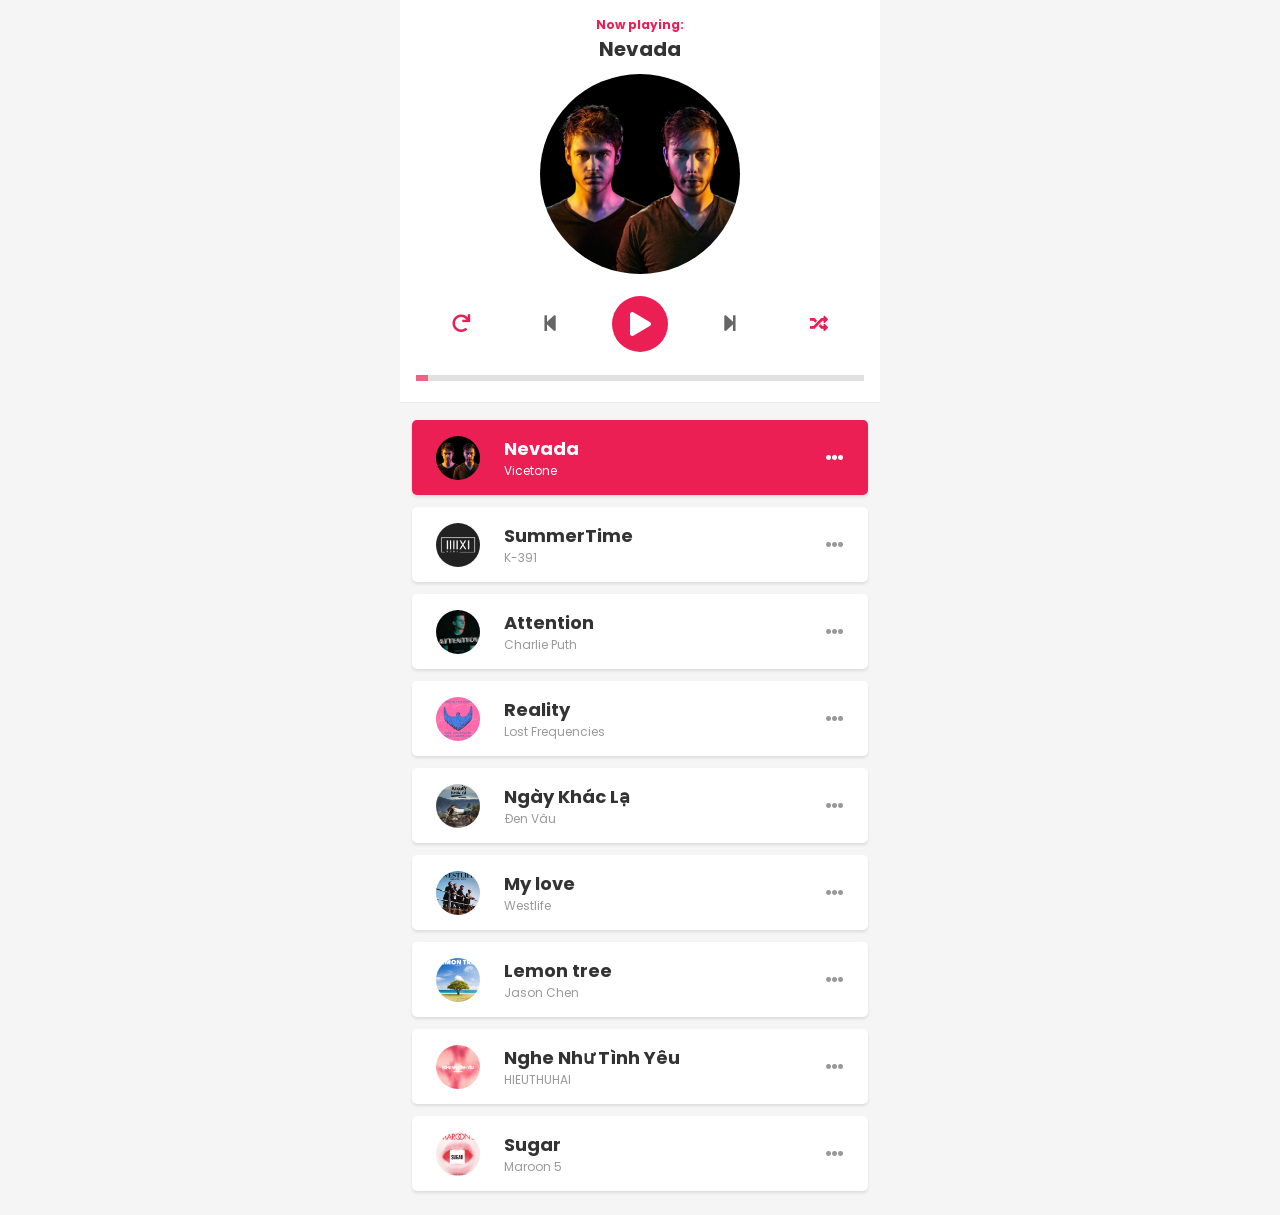
<file: Music Player/index.html>
<!DOCTYPE html>
<html lang="en">
  <head>
    <meta charset="UTF-8" />
    <meta http-equiv="X-UA-Compatible" content="IE=edge" />
    <meta name="viewport" content="width=device-width, initial-scale=1.0" />
    <title>Music player</title>
    <link rel="stylesheet" href="./assets/css/style.css" />
    <link
      rel="stylesheet"
      href="https://cdnjs.cloudflare.com/ajax/libs/font-awesome/5.15.2/css/all.min.css"
      integrity="sha512-HK5fgLBL+xu6dm/Ii3z4xhlSUyZgTT9tuc/hSrtw6uzJOvgRr2a9jyxxT1ely+B+xFAmJKVSTbpM/CuL7qxO8w=="
      crossorigin="anonymous"
    />
    <link rel="preconnect" href="https://fonts.gstatic.com" />
    <link
      href="https://fonts.googleapis.com/css2?family=Poppins:wght@300;400;600&display=swap"
      rel="stylesheet"
    />
    <link rel="icon" href="data:;base64,=" />
  </head>
  <body>
    <div class="player">
      <!-- Dashboard -->
      <div class="dashboard">
        <!-- Header -->
        <header>
          <h4>Now playing:</h4>
          <h2>String 57th & 9th</h2>
        </header>

        <!-- CD -->
        <div class="cd">
          <div
            class="cd-thumb"
            style="
              background-image: url('https://i.ytimg.com/vi/jTLhQf5KJSc/maxresdefault.jpg');
            "
          ></div>
        </div>

        <!-- Control -->
        <div class="control">
          <div class="btn btn-repeat">
            <i class="fas fa-redo"></i>
          </div>
          <div class="btn btn-prev">
            <i class="fas fa-step-backward"></i>
          </div>
          <div class="btn btn-toggle-play">
            <i class="fas fa-pause icon-pause"></i>
            <i class="fas fa-play icon-play"></i>
          </div>
          <div class="btn btn-next">
            <i class="fas fa-step-forward"></i>
          </div>
          <div class="btn btn-random">
            <i class="fas fa-random"></i>
          </div>
        </div>

        <input
          id="progress"
          class="progress"
          type="range"
          value="0"
          step="1"
          min="0"
          max="100"
        />

        <audio id="audio" src=""></audio>
      </div>

      <!-- Playlist -->
      <div class="playlist"></div>
    </div>

    <!-- Design from: https://static.collectui.com/shots/3671744/musicloud-revolutionary-app-for-music-streaming-large -->
    <script src="./main.js"></script>
  </body>
</html>
</file>
<file: Music Player/assets/css/style.css>
:root {
  --primary-color: #ec1f55;
  --text-color: #333;
}

* {
  padding: 0;
  margin: 0;
  box-sizing: inherit;
}

body {
  background-color: #f5f5f5;
}

html {
  box-sizing: border-box;
  font-family: 'Poppins', sans-serif;
}

.player {
  position: relative;
  max-width: 480px;
  margin: 0 auto;
}

.player .icon-pause {
  display: none;
}

.player.playing .icon-pause {
  display: inline-block;
}

.player.playing .icon-play {
  display: none;
}

.dashboard {
  padding: 16px 16px 14px;
  background-color: #fff;
  position: fixed;
  top: 0;
  width: 100%;
  max-width: 480px;
  border-bottom: 1px solid #ebebeb;
}

/* HEADER */
header {
  text-align: center;
  margin-bottom: 10px;
}

header h4 {
  color: var(--primary-color);
  font-size: 12px;
}

header h2 {
  color: var(--text-color);
  font-size: 20px;
}

/* CD */
.cd {
  display: flex;
  margin: auto;
  width: 200px;
}

.cd-thumb {
  width: 100%;
  padding-top: 100%;
  border-radius: 50%;
  background-color: #333;
  background-size: cover;
  margin: auto;
}

/* CONTROL */
.control {
  display: flex;
  align-items: center;
  justify-content: space-around;
  padding: 18px 0 8px 0;
}

.control .btn {
  color: #666;
  padding: 18px;
  font-size: 18px;
}

.control .btn.active {
  color: var(--primary-color);
}

.control .btn-toggle-play {
  width: 56px;
  height: 56px;
  border-radius: 50%;
  font-size: 24px;
  color: #fff;
  display: flex;
  align-items: center;
  justify-content: center;
  background-color: var(--primary-color);
}

.progress {
  width: 100%;
  -webkit-appearance: none;
  height: 6px;
  background: #d3d3d3;
  outline: none;
  opacity: 0.7;
  -webkit-transition: 0.2s;
  transition: opacity 0.2s;
}

.progress::-webkit-slider-thumb {
  -webkit-appearance: none;
  appearance: none;
  width: 12px;
  height: 6px;
  background-color: var(--primary-color);
  cursor: pointer;
}

/* PLAYLIST */
.playlist {
  margin-top: 408px;
  padding: 12px;
}

.song {
  display: flex;
  align-items: center;
  margin-bottom: 12px;
  background-color: #fff;
  padding: 8px 16px;
  border-radius: 5px;
  box-shadow: 0 2px 3px rgba(0, 0, 0, 0.1);
}

.song.active {
  background-color: var(--primary-color);
}

.song:active {
  opacity: 0.8;
}

.song.active .option,
.song.active .author,
.song.active .title {
  color: #fff;
}

.song .thumb {
  width: 44px;
  height: 44px;
  border-radius: 50%;
  background-size: cover;
  margin: 0 8px;
}

.song .body {
  flex: 1;
  padding: 0 16px;
}

.song .title {
  font-size: 18px;
  color: var(--text-color);
}

.song .author {
  font-size: 12px;
  color: #999;
}

.song .option {
  padding: 16px 8px;
  color: #999;
  font-size: 18px;
}
</file>
